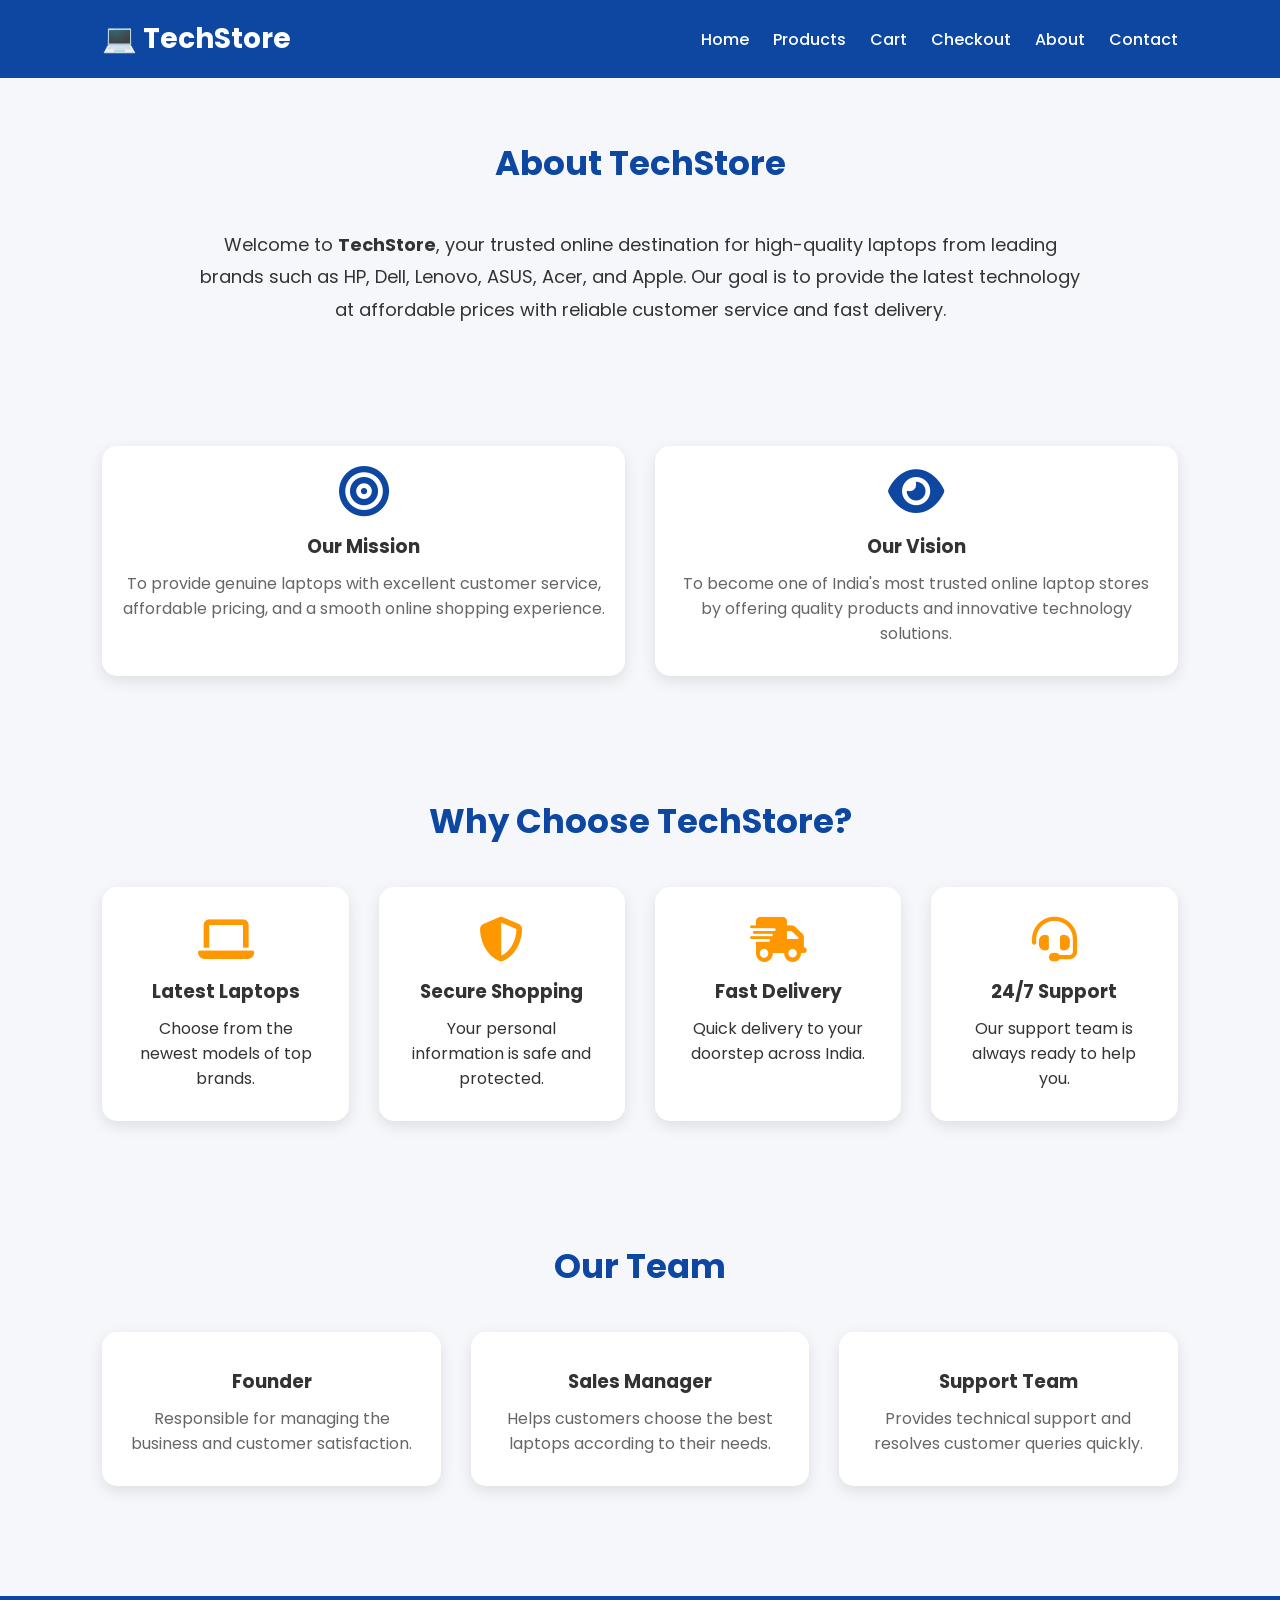
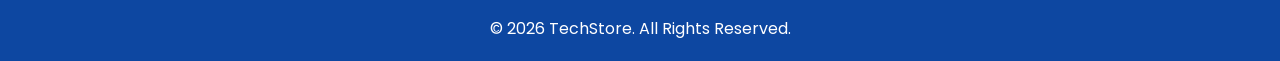
<file: about.html>
<!DOCTYPE html>
<html lang="en">
<head>
    <meta charset="UTF-8">
    <meta name="viewport" content="width=device-width, initial-scale=1.0">
    <title>About Us | TechStore</title>

    <link rel="stylesheet" href="style.css">

    <link rel="stylesheet"
    href="https://cdnjs.cloudflare.com/ajax/libs/font-awesome/6.5.2/css/all.min.css">
</head>
<body>

    <!-- Header -->

    <header>

        <div class="logo">
            <h2>💻 TechStore</h2>
        </div>

        <nav>
            <a href="index.html">Home</a>
            <a href="products.html">Products</a>
            <a href="cart.html">Cart</a>
            <a href="checkout.html">Checkout</a>
            <a href="about.html">About</a>
            <a href="contact.html">Contact</a>
            
        </nav>

    </header>

    <!-- About Section -->

    <section>

        <h2>About TechStore</h2>

        <p style="text-align:center; max-width:900px; margin:auto; line-height:1.8; font-size:18px;">
            Welcome to <strong>TechStore</strong>, your trusted online destination for
            high-quality laptops from leading brands such as HP, Dell, Lenovo,
            ASUS, Acer, and Apple. Our goal is to provide the latest technology
            at affordable prices with reliable customer service and fast delivery.
        </p>

    </section>

    <!-- Mission & Vision -->

    <section>

        <div class="cards">

            <div class="card">
                <i class="fa-solid fa-bullseye" style="font-size:50px;color:#0d47a1;"></i>

                <h3>Our Mission</h3>

                <p>
                    To provide genuine laptops with excellent customer service,
                    affordable pricing, and a smooth online shopping experience.
                </p>
            </div>

            <div class="card">
                <i class="fa-solid fa-eye" style="font-size:50px;color:#0d47a1;"></i>

                <h3>Our Vision</h3>

                <p>
                    To become one of India's most trusted online laptop stores by
                    offering quality products and innovative technology solutions.
                </p>
            </div>

        </div>

    </section>

    <!-- Why Choose Us -->

    <section>

        <h2>Why Choose TechStore?</h2>

        <div class="features">

            <div class="feature">
                <i class="fa-solid fa-laptop"></i>
                <h3>Latest Laptops</h3>
                <p>Choose from the newest models of top brands.</p>
            </div>

            <div class="feature">
                <i class="fa-solid fa-shield-halved"></i>
                <h3>Secure Shopping</h3>
                <p>Your personal information is safe and protected.</p>
            </div>

            <div class="feature">
                <i class="fa-solid fa-truck-fast"></i>
                <h3>Fast Delivery</h3>
                <p>Quick delivery to your doorstep across India.</p>
            </div>

            <div class="feature">
                <i class="fa-solid fa-headset"></i>
                <h3>24/7 Support</h3>
                <p>Our support team is always ready to help you.</p>
            </div>

        </div>

    </section>

    <!-- Team -->

    <section>

        <h2>Our Team</h2>

        <div class="cards">

            <div class="card">
              
                <h3>Founder</h3>
                <p>Responsible for managing the business and customer satisfaction.</p>
            </div>

            <div class="card">
               
                <h3>Sales Manager</h3>
                <p>Helps customers choose the best laptops according to their needs.</p>
            </div>

            <div class="card">
               
                <h3>Support Team</h3>
                <p>Provides technical support and resolves customer queries quickly.</p>
            </div>

        </div>

    </section>

    <!-- Footer -->

    <footer>

        <p>© 2026 TechStore. All Rights Reserved.</p>

    </footer>

</body>
</html>
</file>
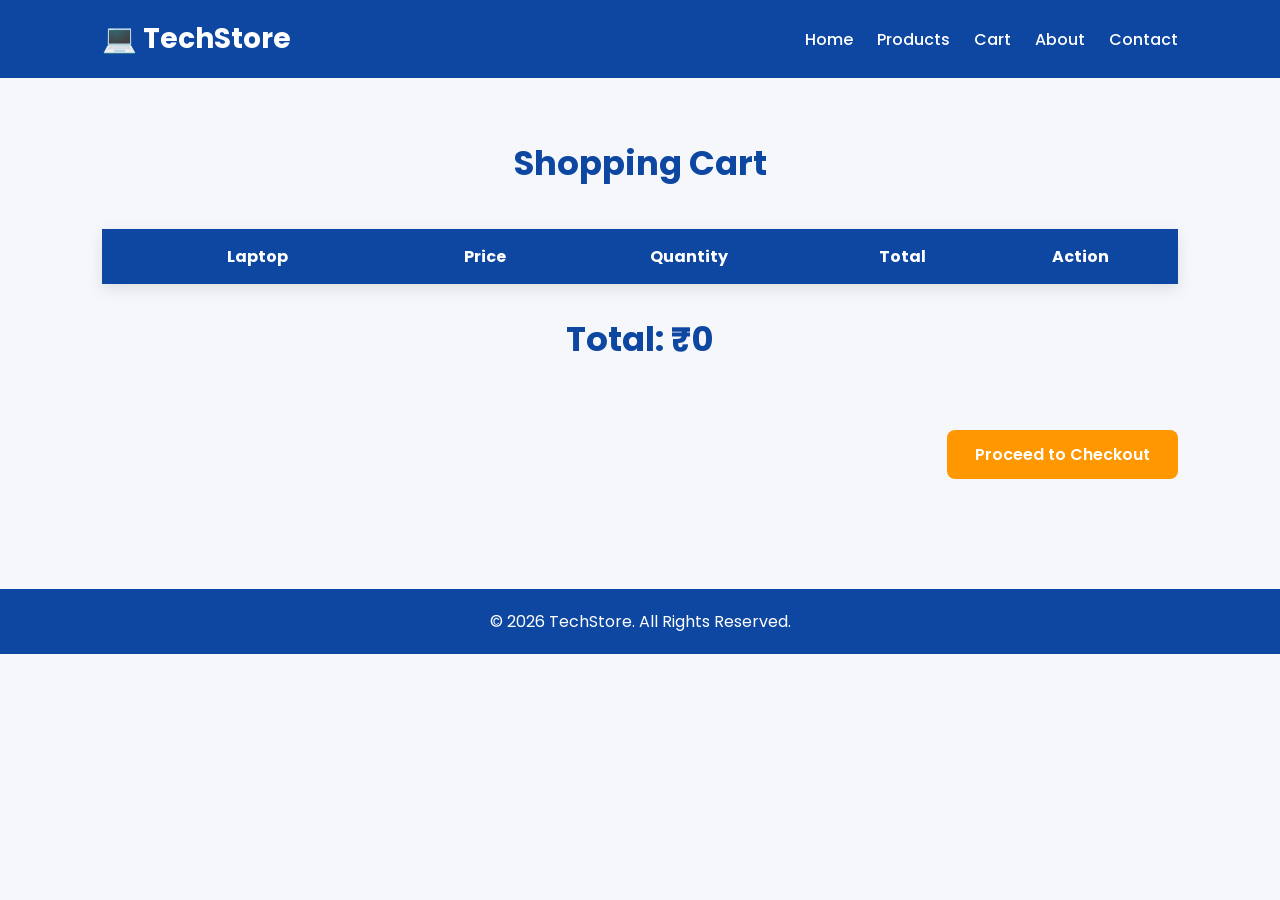
<file: cart.html>
<!DOCTYPE html>
<html lang="en">
<head>
    <meta charset="UTF-8">
    <meta name="viewport" content="width=device-width, initial-scale=1.0">
    <title>Shopping Cart | TechStore</title>

    <link rel="stylesheet" href="style.css">

    <link rel="stylesheet"
    href="https://cdnjs.cloudflare.com/ajax/libs/font-awesome/6.5.2/css/all.min.css">
</head>
<body>

    <!-- Header -->
    <header>

        <div class="logo">
            <h2>💻 TechStore</h2>
        </div>

        <nav>
            <a href="index.html">Home</a>
            <a href="products.html">Products</a>
            <a href="cart.html">Cart</a>
            <a href="about.html">About</a>
            <a href="contact.html">Contact</a>
           
        </nav>

    </header>

    <!-- Cart Section -->
    <section>

        <h2>Shopping Cart</h2>

      <table style="width:100%; border-collapse: collapse; background:#fff; box-shadow:0 5px 15px rgba(0,0,0,.1);">

    <thead>
        <tr style="background:#0d47a1; color:white;">
            <th style="padding:15px;">Laptop</th>
            <th>Price</th>
            <th>Quantity</th>
            <th>Total</th>
            <th>Action</th>
        </tr>
    </thead>

    <tbody id="cart-items">

    </tbody>

</table>

<div style="margin-top:30px; text-align:right;">

    <h2 id="cart-total">Total: ₹0</h2>

    <br>

    <a href="checkout.html" class="btn">
        Proceed to Checkout
    </a>

</div>
</section> 

    <!-- Footer -->

    <footer>

        <p>© 2026 TechStore. All Rights Reserved.</p>

    </footer>

    <script src="cart.js"></script>

</body>
</html>
</file>
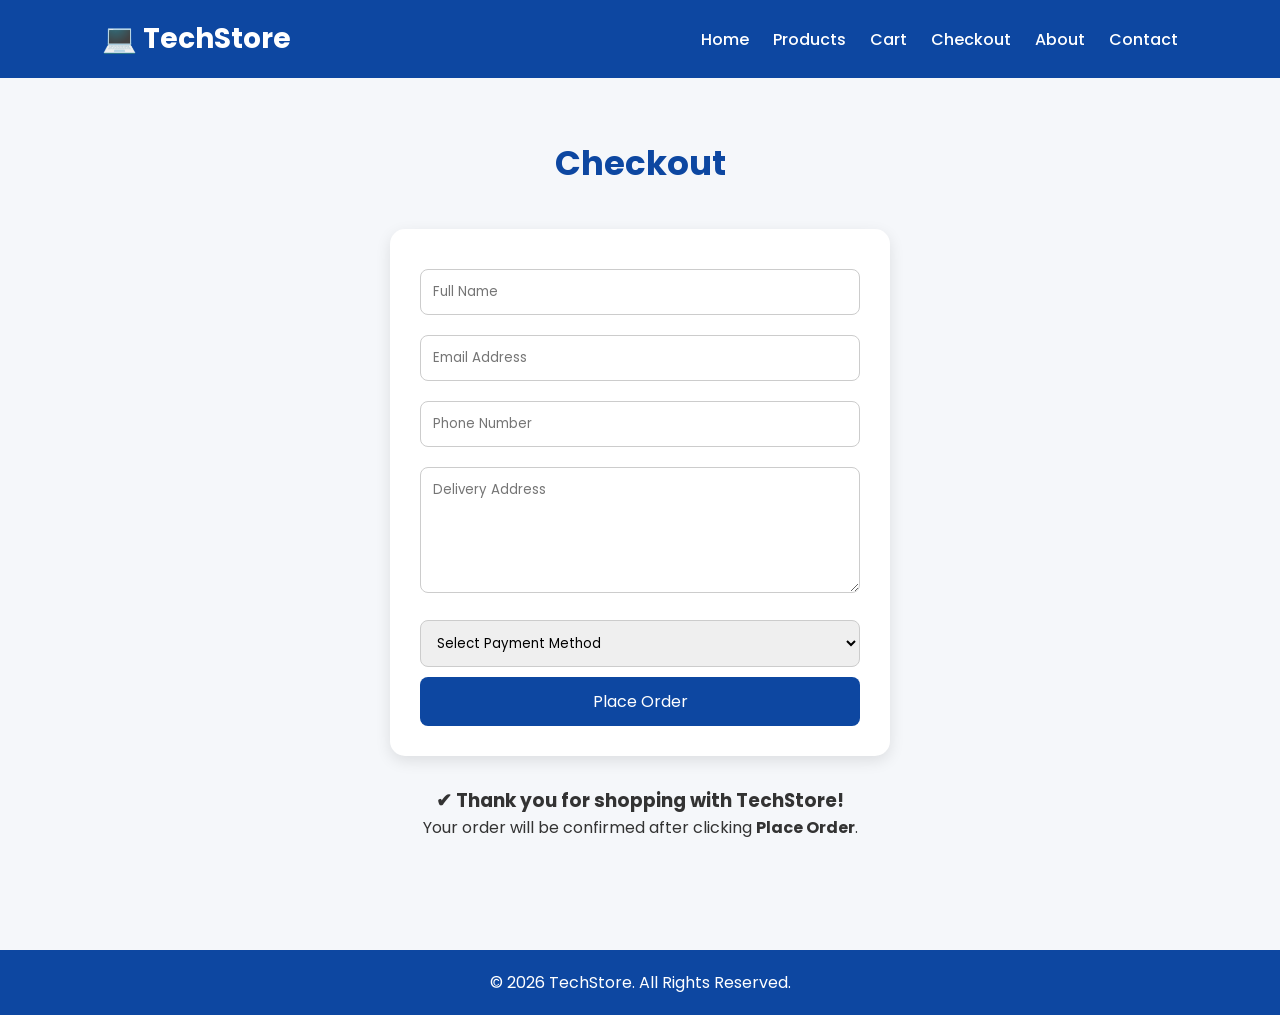
<file: checkout.html>
<!DOCTYPE html>
<html lang="en">
<head>
    <meta charset="UTF-8">
    <meta name="viewport" content="width=device-width, initial-scale=1.0">
    <title>Checkout | TechStore</title>

    <link rel="stylesheet" href="style.css">

    <link rel="stylesheet"
    href="https://cdnjs.cloudflare.com/ajax/libs/font-awesome/6.5.2/css/all.min.css">
</head>
<body>

    <!-- Header -->
    <header>

        <div class="logo">
            <h2>💻 TechStore</h2>
        </div>

        <nav>
            <a href="index.html">Home</a>
            <a href="products.html">Products</a>
            <a href="cart.html">Cart</a>
            <a href="checkout.html">Checkout</a>
            <a href="about.html">About</a>
            <a href="contact.html">Contact</a>
            
        </nav>

    </header>

    <!-- Checkout Section -->
    <section>

        <h2>Checkout</h2>

        <form>

            <input type="text" placeholder="Full Name" required>

            <input type="email" placeholder="Email Address" required>

            <input type="tel" placeholder="Phone Number" required>

            <textarea rows="5" placeholder="Delivery Address" required></textarea>

            <select required>
                <option value="">Select Payment Method</option>
                <option>Cash on Delivery</option>
                <option>UPI</option>
                <option>Credit Card</option>
                <option>Debit Card</option>
                <option>Net Banking</option>
            </select>

            <button type="submit">
                Place Order
            </button>

        </form>

        <div style="text-align:center; margin-top:30px;">
            <h3>✔ Thank you for shopping with TechStore!</h3>
            <p>Your order will be confirmed after clicking <strong>Place Order</strong>.</p>
        </div>

    </section>

    <!-- Footer -->
    <footer>
        <p>© 2026 TechStore. All Rights Reserved.</p>
    </footer>
<script>
const form = document.querySelector("form");

form.addEventListener("submit", function(e) {
    e.preventDefault();

    alert("🎉 Your order has been placed successfully!");

    window.location.href = "products.html";
});
</script>
    
</body>
</html>
</file>
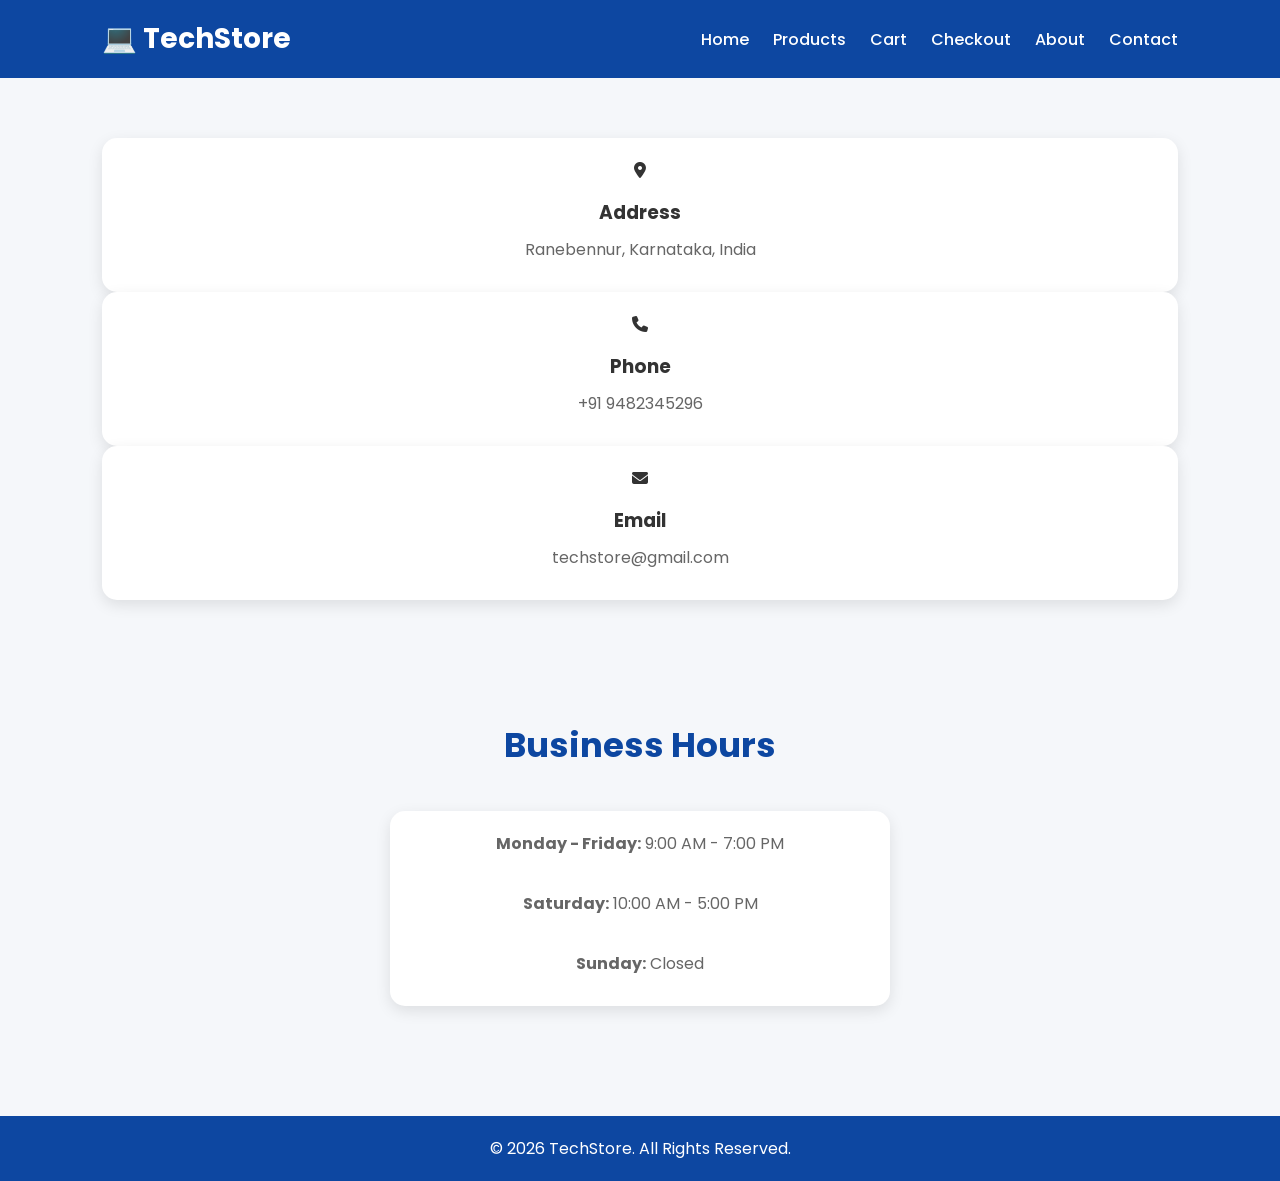
<file: contact.html>
<!DOCTYPE html>
<html lang="en">
<head>
    <meta charset="UTF-8">
    <meta name="viewport" content="width=device-width, initial-scale=1.0">
    <title>Contact Us | TechStore</title>

    <link rel="stylesheet" href="style.css">

    <link rel="stylesheet"
    href="https://cdnjs.cloudflare.com/ajax/libs/font-awesome/6.5.2/css/all.min.css">
</head>
<body>

    <!-- Header -->

    <header>

        <div class="logo">
            <h2>💻 TechStore</h2>
        </div>

        <nav>
            <a href="index.html">Home</a>
            <a href="products.html">Products</a>
            <a href="cart.html">Cart</a>
            <a href="checkout.html">Checkout</a>
            <a href="about.html">About</a>
            <a href="contact.html">Contact</a>
            
        </nav>

    </header>

    <!-- Contact Section -->

 <section>
    <div class="contact-container">

        <div class="card">
            <i class="fa-solid fa-location-dot"></i>
            <h3>Address</h3>
            <p>Ranebennur, Karnataka, India</p>
        </div>

        <div class="card">
            <i class="fa-solid fa-phone"></i>
            <h3>Phone</h3>
            <p>+91 9482345296</p>
        </div>

        <div class="card">
            <i class="fa-solid fa-envelope"></i>
            <h3>Email</h3>
            <p>techstore@gmail.com</p>
        </div>

    </div>
</section>
    <!-- Business Hours -->

    <section>

        <h2>Business Hours</h2>

        <div class="card" style="max-width:500px;margin:auto;">

            <p><strong>Monday - Friday:</strong> 9:00 AM - 7:00 PM</p>

            <br>

            <p><strong>Saturday:</strong> 10:00 AM - 5:00 PM</p>

            <br>

            <p><strong>Sunday:</strong> Closed</p>

        </div>

    </section>

    <!-- Footer -->

    <footer>

        <p>© 2026 TechStore. All Rights Reserved.</p>

    </footer>

    <script>

        const contactForm = document.getElementById("contactForm");

        contactForm.addEventListener("submit", function(event){

            event.preventDefault();

            alert("✅ Thank you! Your message has been sent successfully.");

            contactForm.reset();

        });

    </script>

</body>
</html>
</file>
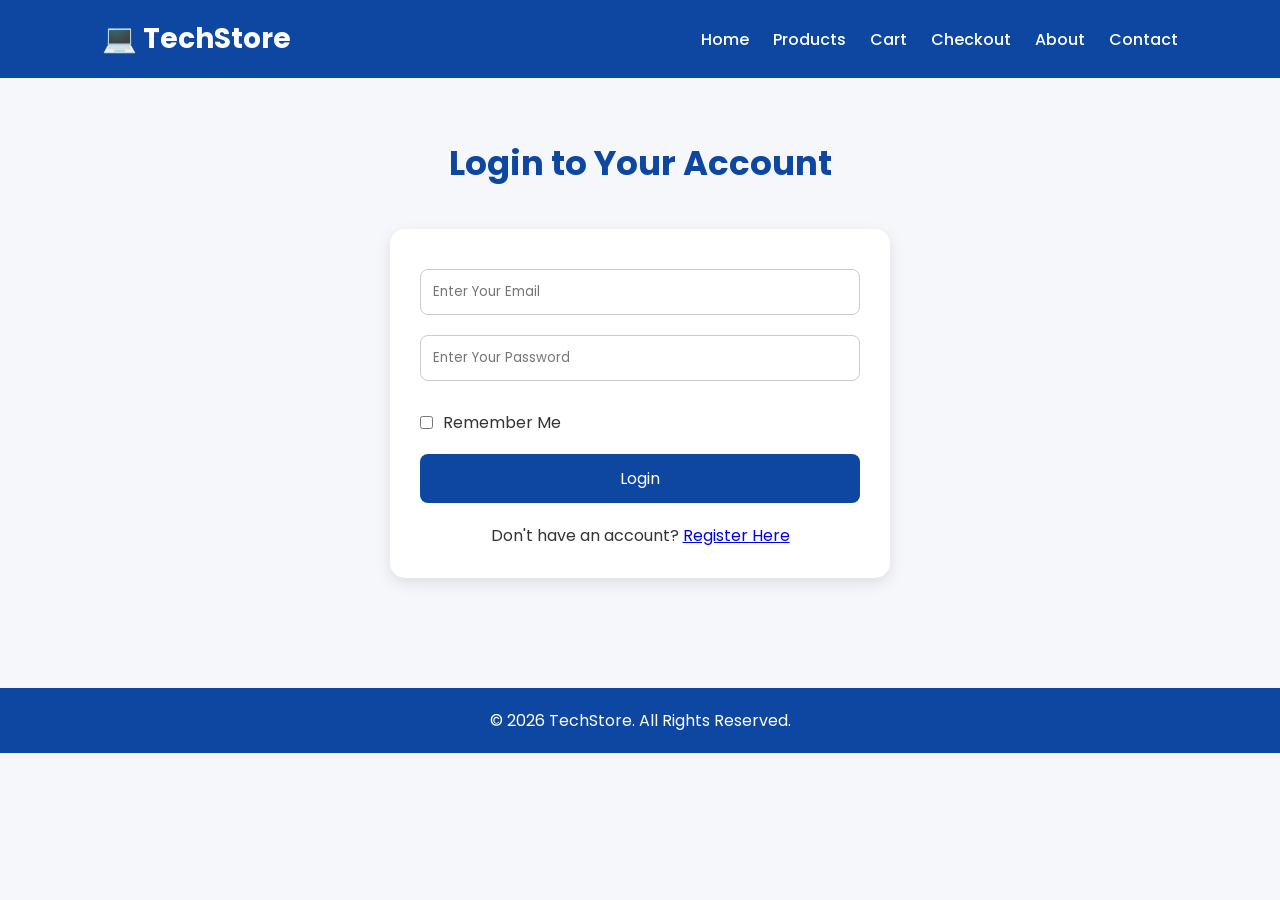
<file: login.html>
<!DOCTYPE html>
<html lang="en">
<head>
    <meta charset="UTF-8">
    <meta name="viewport" content="width=device-width, initial-scale=1.0">
    <title>Login | TechStore</title>

    <link rel="stylesheet" href="style.css">

    <link rel="stylesheet"
    href="https://cdnjs.cloudflare.com/ajax/libs/font-awesome/6.5.2/css/all.min.css">
</head>
<body>

    <!-- Header -->
    <header>

        <div class="logo">
            <h2>💻 TechStore</h2>
        </div>

        <nav>
            <a href="index.html">Home</a>
            <a href="products.html">Products</a>
            <a href="cart.html">Cart</a>
            <a href="checkout.html">Checkout</a>
            <a href="about.html">About</a>
            <a href="contact.html">Contact</a>
           
        </nav>

    </header>

    <!-- Login Section -->
    <section>

        <h2>Login to Your Account</h2>

        <form id="loginForm">

            <input
                type="email"
                id="email"
                placeholder="Enter Your Email"
                required
            >

            <input
                type="password"
                id="password"
                placeholder="Enter Your Password"
                required
            >

            <label style="display:flex; align-items:center; gap:10px; margin:15px 0;">
                <input type="checkbox" style="width:auto;">
                Remember Me
            </label>

            <button type="submit">
                Login
            </button>
            <form id="loginForm">
            

            <p style="text-align:center; margin-top:20px;">
                Don't have an account?
                 
                <a href="register.html">Register Here</a>
                
            </p>

        </form>

    </section>

    <!-- Footer -->
    <footer>
        <p>© 2026 TechStore. All Rights Reserved.</p>
    </footer>

   
    <script>
        document.getElementById("loginForm").addEventListener("submit", function(event){
            event.preventDefault();
            window.location.href="products.html";
        });
    </script>

</body>
</html>
</file>
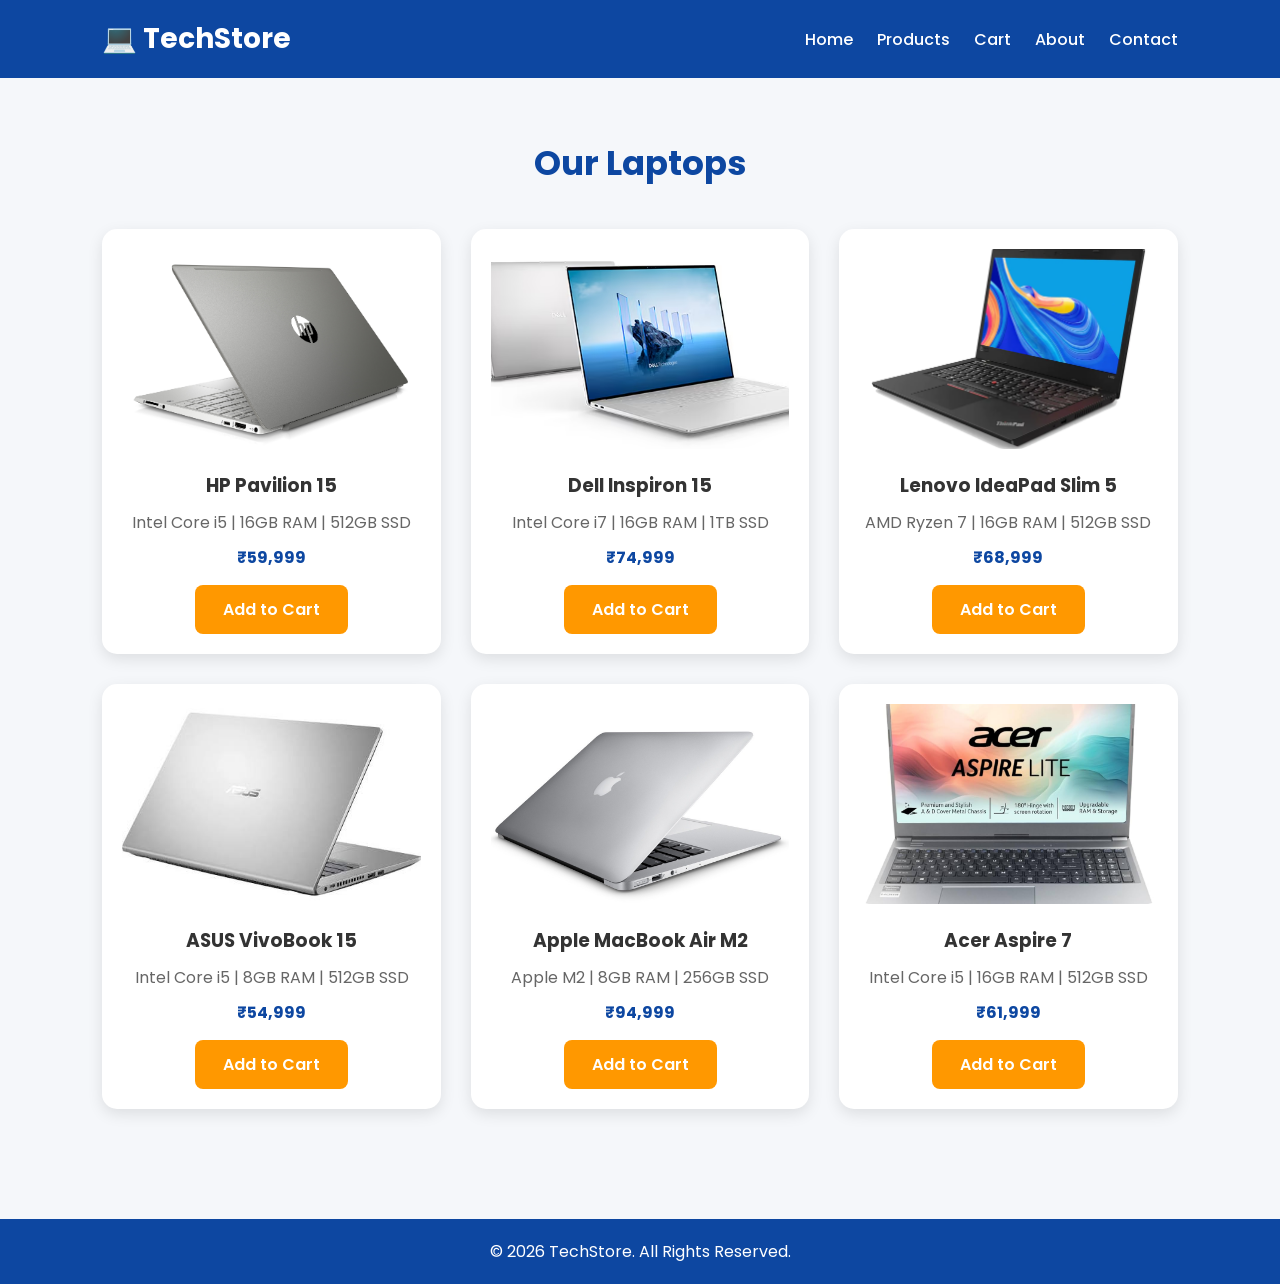
<file: products.html>
<!DOCTYPE html>
<html lang="en">
<head>
    <meta charset="UTF-8">
    <meta name="viewport" content="width=device-width, initial-scale=1.0">
    <title>Products | TechStore</title>

    <link rel="stylesheet" href="style.css">

    <link rel="stylesheet"
    href="https://cdnjs.cloudflare.com/ajax/libs/font-awesome/6.5.2/css/all.min.css">
</head>
<body>

    <!-- Header -->
    <header>

        <div class="logo">
            <h2>💻 TechStore</h2>
        </div>

        <nav>
            <a href="index.html">Home</a>
            <a href="products.html">Products</a>
            <a href="cart.html">Cart</a>
            <a href="about.html">About</a>
            <a href="contact.html">Contact</a>
           
        </nav>

    </header>

    <!-- Products Section -->

    <section>

        <h2>Our Laptops</h2>

        <div class="cards">

            <div class="card">
                <img src="HP.jpg" alt="HP Laptop">
                <h3>HP Pavilion 15</h3>
                <p>Intel Core i5 | 16GB RAM | 512GB SSD</p>
                <h4>₹59,999</h4>
                <a href="#" class="btn">Add to Cart</a>
            </div>

            <div class="card">
                <img src="Dell.jpg" alt="Dell Laptop">
                <h3>Dell Inspiron 15</h3>
                <p>Intel Core i7 | 16GB RAM | 1TB SSD</p>
                <h4>₹74,999</h4>
               <a href="#" class="btn">Add to Cart</a>
            </div>

            <div class="card">
                <img src="Lenovo.jpg" alt="Lenovo Laptop">
                <h3>Lenovo IdeaPad Slim 5</h3>
                <p>AMD Ryzen 7 | 16GB RAM | 512GB SSD</p>
                <h4>₹68,999</h4>
               <a href="#" class="btn">Add to Cart</a>
            </div>

            <div class="card">
                <img src="ASUS.jpg" alt="ASUS Laptop">
                <h3>ASUS VivoBook 15</h3>
                <p>Intel Core i5 | 8GB RAM | 512GB SSD</p>
                <h4>₹54,999</h4>
                <a href="#" class="btn">Add to Cart</a>
            </div>

            <div class="card">
                <img src="Apple MacBOOK Air M2.jpg" alt="Apple MacBook">
                <h3>Apple MacBook Air M2</h3>
                <p>Apple M2 | 8GB RAM | 256GB SSD</p>
                <h4>₹94,999</h4>
                <a href="#" class="btn">Add to Cart</a>
            </div>

            <div class="card">
                <img src="Acer Aspire.jpg" alt="Acer Laptop">
                <h3>Acer Aspire 7</h3>
                <p>Intel Core i5 | 16GB RAM | 512GB SSD</p>
                <h4>₹61,999</h4>
                <a href="#" class="btn">Add to Cart</a>
            </div>

        </div>

    </section>

    <!-- Footer -->

    <footer>
        <p>© 2026 TechStore. All Rights Reserved.</p>
    </footer>

    <script src="product.js"></script>

</body>
</html>
</file>
<file: style.css>
/* Google Font */
@import url('https://fonts.googleapis.com/css2?family=Poppins:wght@300;400;500;600;700&display=swap');

*{
    margin:0;
    padding:0;
    box-sizing:border-box;
    font-family:'Poppins',sans-serif;
}

body{
    background:#f5f7fa;
    color:#333;
}

/* Header */
header{
    background:#0d47a1;
    color:#fff;
    display:flex;
    justify-content:space-between;
    align-items:center;
    padding:18px 8%;
    position:sticky;
    top:0;
    z-index:1000;
}

.logo h2{
    font-size:28px;
}

nav a{
    color:#fff;
    text-decoration:none;
    margin-left:20px;
    font-weight:500;
    transition:.3s;
}

nav a:hover{
    color:#ff9800;
}

/* Hero */
.hero{
    display:flex;
    justify-content:space-between;
    align-items:center;
    padding:60px 8%;
    gap:40px;
    flex-wrap:wrap;
}

.hero-text{
    flex:1;
}

.hero-text h1{
    font-size:48px;
    color:#0d47a1;
    margin-bottom:20px;
}

.hero-text p{
    font-size:18px;
    margin-bottom:25px;
    line-height:1.7;
}

.hero-image{
    flex:1;
    text-align:center;
}

.hero-image img{
    width:100%;
    max-width:550px;
    border-radius:15px;
}

/* Button */
.btn{
    display:inline-block;
    background:#ff9800;
    color:#fff;
    text-decoration:none;
    padding:12px 28px;
    border-radius:8px;
    transition:.3s;
    font-weight:600;
}

.btn:hover{
    background:#e68900;
}

/* Section */
section{
    padding:60px 8%;
}

section h2{
    text-align:center;
    margin-bottom:40px;
    color:#0d47a1;
    font-size:34px;
}

/* Cards */
.cards{
    display:grid;
    grid-template-columns:repeat(auto-fit,minmax(260px,1fr));
    gap:30px;
}

.card{
    background:#fff;
    padding:20px;
    border-radius:15px;
    text-align:center;
    box-shadow:0 5px 15px rgba(0,0,0,.1);
    transition:.3s;
}

.card:hover{
    transform:translateY(-8px);
}

.card img{
    width:100%;
    height:200px;
    object-fit:cover;
    border-radius:10px;
}

.card h3{
    margin:15px 0 10px;
}

.card p{
    color:#666;
    margin-bottom:10px;
}

.card h4{
    color:#0d47a1;
    margin-bottom:15px;
}

/* Features */
.features{
    display:grid;
    grid-template-columns:repeat(auto-fit,minmax(220px,1fr));
    gap:30px;
}

.feature{
    background:#fff;
    text-align:center;
    padding:30px;
    border-radius:15px;
    box-shadow:0 5px 15px rgba(0,0,0,.1);
}

.feature i{
    font-size:45px;
    color:#ff9800;
    margin-bottom:15px;
}

.feature h3{
    margin-bottom:10px;
}

/* Forms */
form{
    max-width:500px;
    margin:auto;
    background:#fff;
    padding:30px;
    border-radius:15px;
    box-shadow:0 5px 15px rgba(0,0,0,.1);
}

input,
textarea,
select{
    width:100%;
    padding:12px;
    margin:10px 0;
    border:1px solid #ccc;
    border-radius:8px;
    outline:none;
}

button{
    width:100%;
    background:#0d47a1;
    color:#fff;
    border:none;
    padding:12px;
    border-radius:8px;
    cursor:pointer;
    font-size:16px;
}

button:hover{
    background:#08306b;
}

/* Footer */
footer{
    background:#0d47a1;
    color:#fff;
    text-align:center;
    padding:20px;
    margin-top:50px;
}

/* Responsive */
@media(max-width:768px){

header{
    flex-direction:column;
}

nav{
    margin-top:15px;
}

nav a{
    display:inline-block;
    margin:8px;
}

.hero{
    flex-direction:column;
    text-align:center;
}

.hero-text h1{
    font-size:36px;
}

}
</file>
